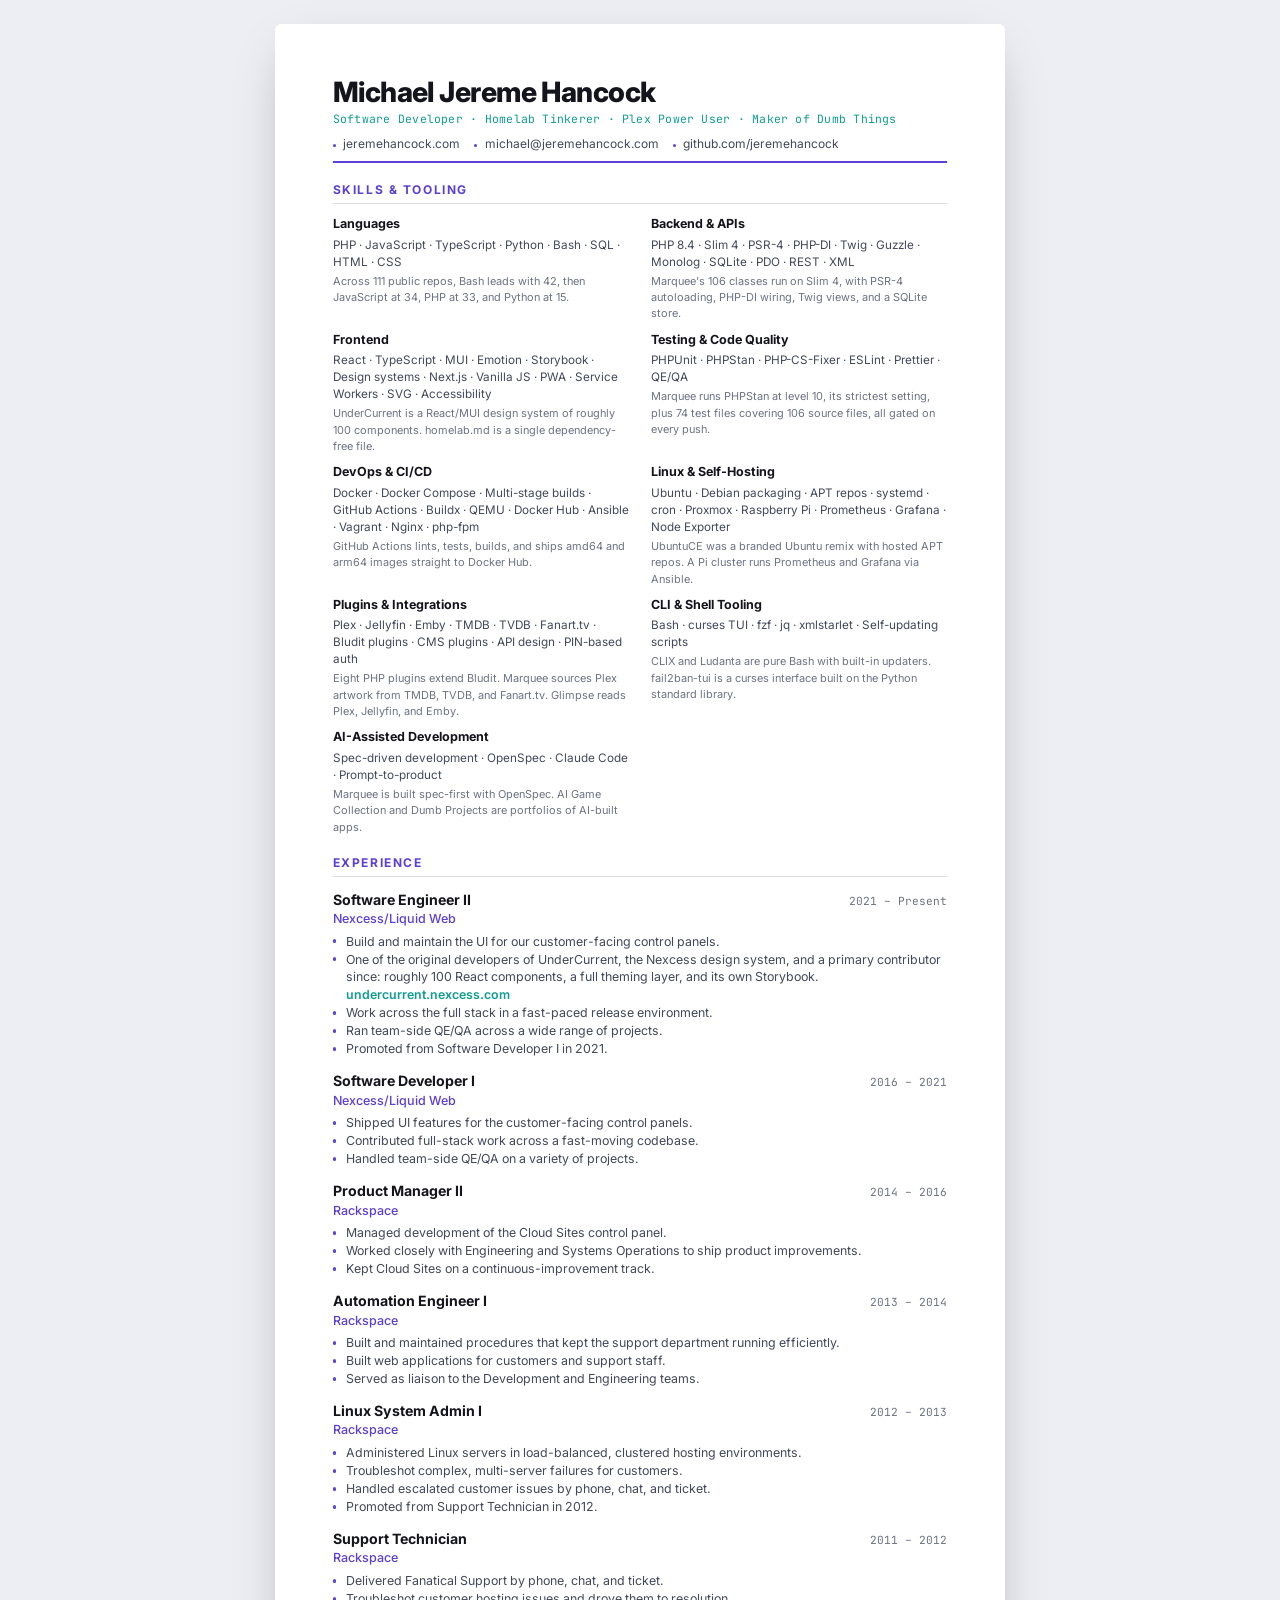
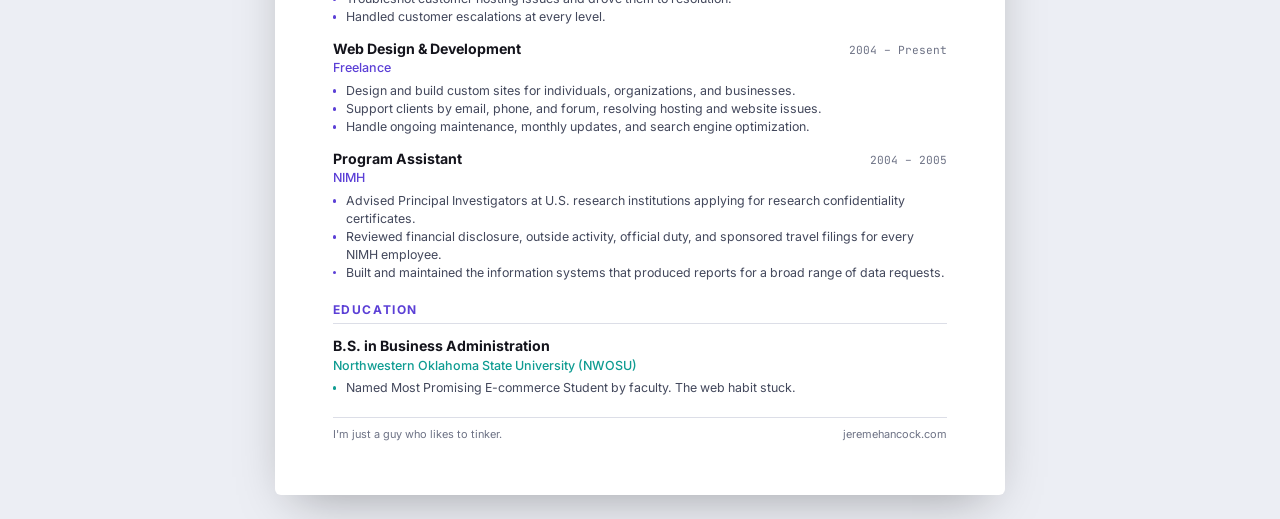
<file: resume.html>
<!DOCTYPE html>
<html lang="en">

<head>
	<title>Michael Jereme Hancock · Résumé</title>
	<meta charset="UTF-8">
	<meta name="viewport" content="width=device-width, initial-scale=1">
	<meta name="robots" content="noindex" />
	<link rel="preconnect" href="https://fonts.googleapis.com">
	<link rel="preconnect" href="https://fonts.gstatic.com" crossorigin>
	<link
		href='https://fonts.googleapis.com/css2?family=Inter:wght@400;500;600;700;800&family=JetBrains+Mono:wght@400;500&display=swap'
		rel='stylesheet'>
	<style>
		/*
		 * Print-first résumé view. Renders from data/data.json so it can never
		 * drift from the site. scripts/build-resume-pdf.sh turns it into the
		 * downloadable PDF.
		 */
		:root {
			--ink: #14141c;
			--ink-soft: #43485c;
			--ink-muted: #6d7285;
			--rule: #dcdee7;
			--accent: #5b3fd6;
			--accent-2: #0f9c92;
			--chip: #f1f2f7;
			--font: 'Inter', -apple-system, BlinkMacSystemFont, 'Segoe UI', sans-serif;
			--mono: 'JetBrains Mono', ui-monospace, monospace;
		}

		*,
		*::before,
		*::after {
			margin: 0;
			padding: 0;
			box-sizing: border-box;
		}

		body {
			font-family: var(--font);
			color: var(--ink);
			background: #fff;
			font-size: 10.2pt;
			line-height: 1.5;
			-webkit-font-smoothing: antialiased;
		}

		.page {
			max-width: 7.6in;
			margin: 0 auto;
			padding: 0.5in 0;
		}

		a {
			color: inherit;
			text-decoration: none;
		}

		/* ---------- Header ---------- */
		header {
			border-bottom: 2px solid var(--accent);
			padding-bottom: 0.5rem;
			margin-bottom: 1.1rem;
		}

		h1 {
			font-size: 21pt;
			font-weight: 800;
			letter-spacing: -0.02em;
			line-height: 1.1;
		}

		.roles {
			font-family: var(--mono);
			font-size: 8.6pt;
			color: var(--accent-2);
			letter-spacing: 0.02em;
			margin-top: 0.15rem;
		}

		.contacts {
			display: flex;
			flex-wrap: wrap;
			gap: 0.9rem;
			margin-top: 0.5rem;
			font-size: 9pt;
			color: var(--ink-soft);
		}

		.contacts span::before {
			content: '';
			display: inline-block;
			width: 3px;
			height: 3px;
			border-radius: 50%;
			background: var(--accent);
			vertical-align: 0.14em;
			margin-right: 0.45rem;
		}

		/* ---------- Section headings ---------- */
		h2 {
			font-size: 9pt;
			font-weight: 700;
			text-transform: uppercase;
			letter-spacing: 0.13em;
			color: var(--accent);
			padding-bottom: 0.25rem;
			border-bottom: 1px solid var(--rule);
			margin-bottom: 0.7rem;
		}

		section {
			margin-bottom: 1.2rem;
		}

		/* ---------- Skills ---------- */
		.skills {
			display: grid;
			grid-template-columns: 1fr 1fr;
			gap: 0.55rem 1.4rem;
		}

		.skill {
			break-inside: avoid;
		}

		.skill h3 {
			font-size: 9.4pt;
			font-weight: 700;
			margin-bottom: 0.18rem;
		}

		.skill .kw {
			font-size: 8.8pt;
			color: var(--ink-soft);
			line-height: 1.45;
		}

		.skill .ev {
			font-size: 8.2pt;
			color: var(--ink-muted);
			margin-top: 0.12rem;
		}

		/* Long unbroken tokens (fail2ban-tui, PHP-CS-Fixer) must not overrun. */
		.skill .kw,
		.skill .ev {
			overflow-wrap: break-word;
		}

		/* ---------- Experience ---------- */
		.entry {
			margin-bottom: 0.75rem;
			break-inside: avoid;
		}

		.entry:last-child {
			margin-bottom: 0;
		}

		.entry-top {
			display: flex;
			justify-content: space-between;
			align-items: baseline;
			gap: 1rem;
		}

		.entry-pos {
			font-size: 10.6pt;
			font-weight: 700;
		}

		.entry-org {
			font-size: 9.4pt;
			font-weight: 500;
			color: var(--accent);
		}

		.edu .entry-org {
			color: var(--accent-2);
		}

		.entry-date {
			font-family: var(--mono);
			font-size: 8.4pt;
			color: var(--ink-muted);
			white-space: nowrap;
		}

		.entry ul {
			list-style: none;
			margin-top: 0.25rem;
		}

		.entry li {
			position: relative;
			padding-left: 0.85rem;
			color: var(--ink-soft);
			font-size: 9.3pt;
			line-height: 1.45;
		}

		.entry li::before {
			content: '';
			position: absolute;
			left: 0;
			top: 0.56em;
			width: 3.5px;
			height: 3.5px;
			border-radius: 50%;
			background: var(--accent);
		}

		.edu li::before {
			background: var(--accent-2);
		}

		.entry li a {
			color: var(--accent-2);
			font-weight: 600;
			white-space: nowrap;
		}

		footer {
			margin-top: 1.1rem;
			padding-top: 0.5rem;
			border-top: 1px solid var(--rule);
			font-size: 8.2pt;
			color: var(--ink-muted);
			display: flex;
			justify-content: space-between;
			gap: 1rem;
		}

		/* ---------- Print ---------- */
		@page {
			size: Letter;
			margin: 0.5in 0.55in;
		}

		@media print {
			.page {
				max-width: none;
				padding: 0;
			}

			body {
				font-size: 10pt;
			}
		}

		/* On screen, sit the sheet on a soft backdrop so it reads as a document. */
		@media screen {
			body {
				background: #eceef4;
				padding: 1.5rem 1rem;
			}

			.page {
				background: #fff;
				padding: 0.55in 0.6in;
				border-radius: 6px;
				box-shadow: 0 18px 50px -18px rgba(0, 0, 0, 0.35);
			}
		}
	</style>
</head>

<body>
	<div class="page" id="page"></div>

	<script>
		const esc = (s = '') => String(s)
			.replace(/&/g, '&amp;').replace(/</g, '&lt;').replace(/>/g, '&gt;')
			.replace(/"/g, '&quot;').replace(/'/g, '&#39;');

		const dateRange = (o = {}) => {
			if (!o.startDate && !o.endDate) return '';
			const sep = (o.startDate && o.endDate) ? ' – ' : '';
			return `${esc(o.startDate || '')}${sep}${esc(o.endDate || '')}`;
		};

		function renderSkills(skills) {
			if (!skills.length) return '';
			const cards = skills.map(s => `
				<div class="skill">
					<h3>${esc(s.name)}</h3>
					<div class="kw">${(s.keywords || []).map(esc).join(' · ')}</div>
					${s.evidence ? `<div class="ev">${esc(s.evidence)}</div>` : ''}
				</div>`).join('');
			return `<section><h2>Skills &amp; Tooling</h2><div class="skills">${cards}</div></section>`;
		}

		function renderEntries(items) {
			return items.map(item => {
				const isEdu = item.type === 'education';
				const pos = isEdu ? `${esc(item.studyType)} in ${esc(item.area)}` : esc(item.position);
				const orgName = isEdu ? item.institution : (item.company || '');
				const org = orgName && item.url
					? `<a href="${esc(item.url)}">${esc(orgName)}</a>`
					: esc(orgName);
				const date = dateRange(item);
				const hi = (item.highlights || []).map(h => {
					if (typeof h === 'string') return `<li>${esc(h)}</li>`;
					const link = h.url ? ` <a href="${esc(h.url)}">${esc(h.url.replace(/^https?:\/\//, '').replace(/\/$/, ''))}</a>` : '';
					return `<li>${esc(h.text)}${link}</li>`;
				}).join('');
				return `
				<div class="entry ${isEdu ? 'edu' : ''}">
					<div class="entry-top">
						<div>
							<div class="entry-pos">${pos}</div>
							${org ? `<div class="entry-org">${org}</div>` : ''}
						</div>
						${date ? `<div class="entry-date">${date}</div>` : ''}
					</div>
					${hi ? `<ul>${hi}</ul>` : ''}
				</div>`;
			}).join('');
		}

		async function init() {
			const res = await fetch('data/data.json', { cache: 'no-store' });
			const data = await res.json();
			const b = data.basics;

			const contacts = (b.contacts || []).map(c => `<span>${esc(c.value)}</span>`).join('');
			const work = (data.resume || []).filter(i => i.type !== 'education');
			const edu = (data.resume || []).filter(i => i.type === 'education');

			document.getElementById('page').innerHTML = `
				<header>
					<h1>${esc(b.name)}</h1>
					<div class="roles">${(b.roles || []).map(esc).join('  ·  ')}</div>
					<div class="contacts"><span>jeremehancock.com</span>${contacts}</div>
				</header>
				${renderSkills(data.skills || [])}
				<section><h2>Experience</h2>${renderEntries(work)}</section>
				${edu.length ? `<section><h2>Education</h2>${renderEntries(edu)}</section>` : ''}
				<footer>
					<span>${esc(b.headline || '')}</span>
					<span>jeremehancock.com</span>
				</footer>`;

			document.title = `${b.name} · Résumé`;
			document.body.dataset.ready = 'true';
		}

		document.addEventListener('DOMContentLoaded', init);
	</script>
</body>

</html>
</file>
